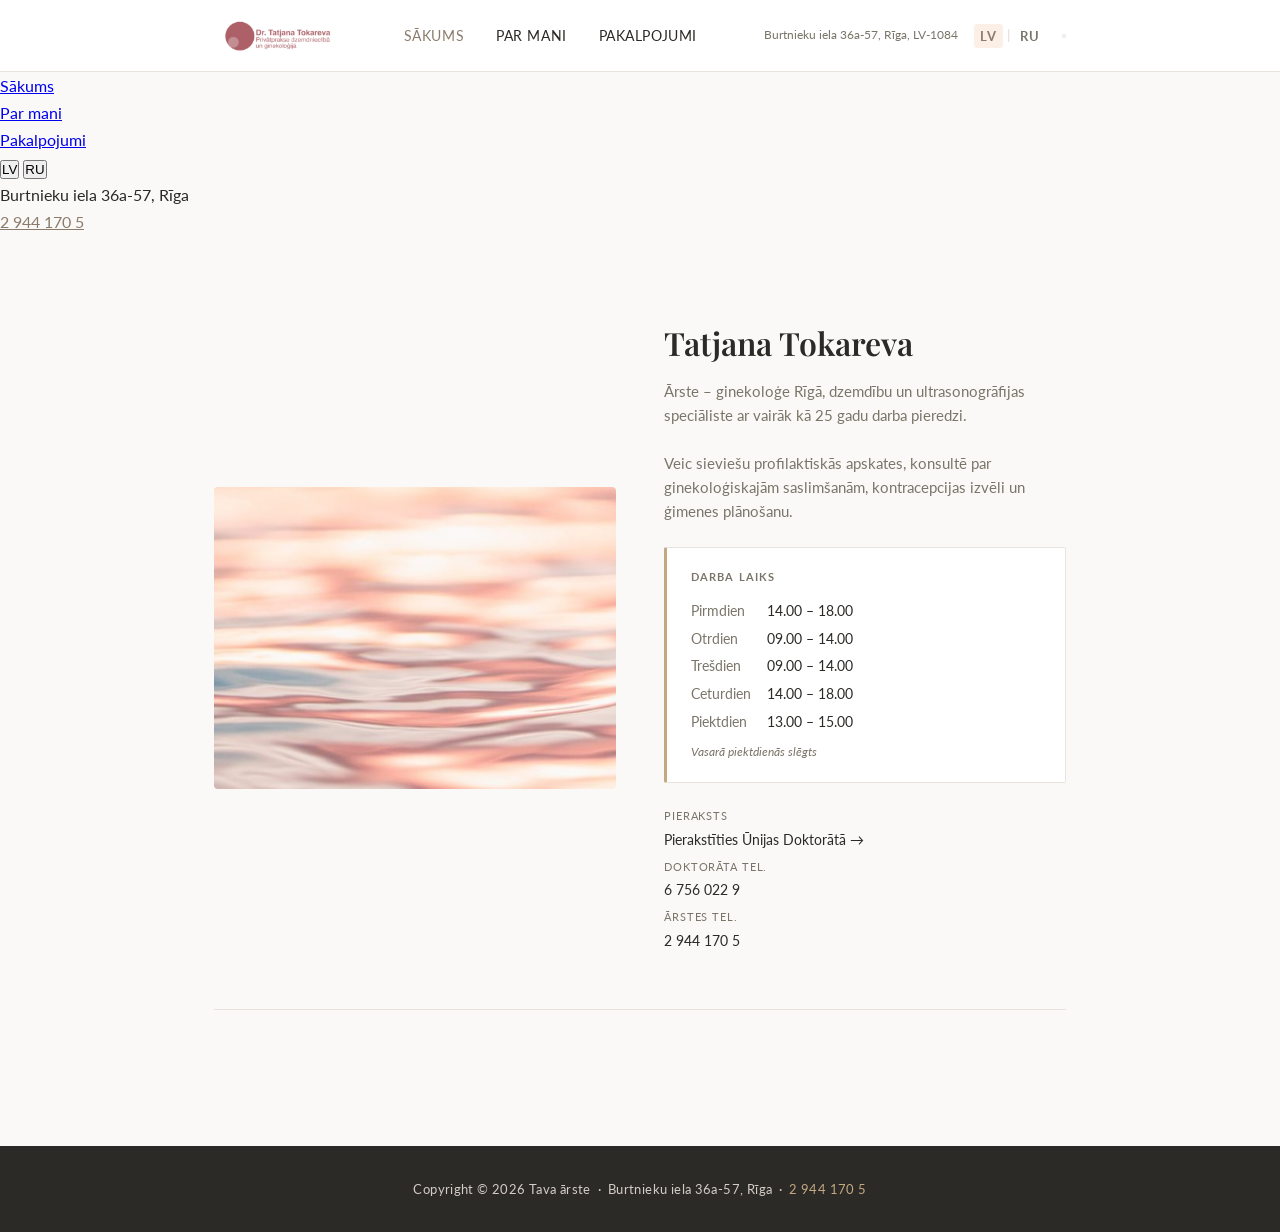
<file: index.html>
<!DOCTYPE html>
<html lang="lv">
<head>
  <meta charset="UTF-8">
  <meta name="viewport" content="width=device-width, initial-scale=1.0">

  <!-- ── SEO ── -->
  <title>Ginekologs Rīgā | Dr. Tatjana Tokareva – ginekoloģes privātprakse</title>
  <meta name="description" content="Pieredzējusi ginekoloģe Rīgā – Dr. Tatjana Tokareva. 25+ gadu pieredze: ginekoloģiskās apskates, ultrasonogrāfija, grūtniecības uzraudzība, kontracepcija. Burtnieku iela 36a-57. Pieraksts: 2 944 170 5. · Опытный гинеколог в Риге.">
  <meta name="keywords" content="ginekologs Rīgā, ginekoloģe Rīgā, sieviešu ārste Rīgā, privāts ginekologs Rīga, ginekoloģijas privātprakse, ginekoloģiskā ultrasonogrāfija, grūtniecības uzraudzība, kontracepcija Rīgā, гинеколог Рига, гинеколог в Риге, частный гинеколог Рига, женский врач Рига, узи гинекология Рига, ведение беременности Рига, Татьяна Токарева гинеколог">
  <meta name="author" content="Dr. Tatjana Tokareva">
  <meta name="robots" content="index, follow, max-image-preview:large, max-snippet:-1">
  <meta name="googlebot" content="index, follow">

  <!-- ── Geo targeting (Rīga, Latvija) ── -->
  <meta name="geo.region" content="LV-RIX">
  <meta name="geo.placename" content="Rīga">
  <meta name="geo.position" content="56.9496;24.1052">
  <meta name="ICBM" content="56.9496, 24.1052">
  <meta name="language" content="lv, ru">
  <meta name="content-language" content="lv, ru">
  <link rel="canonical" href="https://tava-arste.lv/">
  <link rel="icon" type="image/png" href="images/logo.png">

  <!-- ── Open Graph ── -->
  <meta property="og:type" content="website">
  <meta property="og:site_name" content="Tava ārste – Dr. Tatjana Tokareva">
  <meta property="og:url" content="https://tava-arste.lv/">
  <meta property="og:title" content="Ginekologs Rīgā | Dr. Tatjana Tokareva">
  <meta property="og:description" content="Ginekoloģes privātprakse Rīgā ar 25+ gadu pieredzi. Pieraksts: 2 944 170 5. · Гинеколог в Риге.">
  <meta property="og:image" content="https://tava-arste.lv/images/tatjana.png">
  <meta property="og:image:alt" content="Dr. Tatjana Tokareva – ginekoloģe Rīgā">
  <meta property="og:locale" content="lv_LV">
  <meta property="og:locale:alternate" content="ru_RU">

  <!-- ── Twitter ── -->
  <meta name="twitter:card" content="summary_large_image">
  <meta name="twitter:title" content="Ginekologs Rīgā | Dr. Tatjana Tokareva">
  <meta name="twitter:description" content="Ginekoloģes privātprakse Rīgā ar 25+ gadu pieredzi.">
  <meta name="twitter:image" content="https://tava-arste.lv/images/tatjana.png">

  <!-- ── Alternate language hreflang ── -->
  <link rel="alternate" hreflang="lv" href="https://tava-arste.lv/">
  <link rel="alternate" hreflang="lv-LV" href="https://tava-arste.lv/">
  <link rel="alternate" hreflang="ru" href="https://tava-arste.lv/?lang=ru">
  <link rel="alternate" hreflang="ru-LV" href="https://tava-arste.lv/?lang=ru">
  <link rel="alternate" hreflang="x-default" href="https://tava-arste.lv/">

  <!-- ── Structured Data ── -->
  <script type="application/ld+json">
  {
    "@context": "https://schema.org",
    "@type": ["Physician", "MedicalClinic", "LocalBusiness"],
    "@id": "https://tava-arste.lv/#practice",
    "name": "Dr. Tatjana Tokareva – ginekoloģes privātprakse",
    "alternateName": ["Татьяна Токарева гинеколог", "Tava ārste"],
    "description": "Ginekoloģes privātprakse Rīgā. Dr. Tatjana Tokareva – ārste ginekoloģe, dzemdību un ultrasonogrāfijas speciāliste ar vairāk kā 25 gadu pieredzi. Гинеколог в Риге.",
    "url": "https://tava-arste.lv",
    "telephone": "+37129441705",
    "image": "https://tava-arste.lv/images/tatjana.png",
    "logo": "https://tava-arste.lv/images/logo.png",
    "priceRange": "€€",
    "currenciesAccepted": "EUR",
    "medicalSpecialty": "Gynecologic",
    "address": {
      "@type": "PostalAddress",
      "streetAddress": "Burtnieku iela 36a-57",
      "addressLocality": "Rīga",
      "addressRegion": "Rīga",
      "postalCode": "LV-1084",
      "addressCountry": "LV"
    },
    "geo": {
      "@type": "GeoCoordinates",
      "latitude": 56.9496,
      "longitude": 24.1052
    },
    "areaServed": [
      { "@type": "City", "name": "Rīga" },
      { "@type": "Country", "name": "Latvija" }
    ],
    "availableLanguage": ["lv", "ru"],
    "openingHoursSpecification": [
      { "@type": "OpeningHoursSpecification", "dayOfWeek": "Monday", "opens": "14:00", "closes": "18:00" },
      { "@type": "OpeningHoursSpecification", "dayOfWeek": "Tuesday", "opens": "09:00", "closes": "14:00" },
      { "@type": "OpeningHoursSpecification", "dayOfWeek": "Wednesday", "opens": "09:00", "closes": "14:00" },
      { "@type": "OpeningHoursSpecification", "dayOfWeek": "Thursday", "opens": "14:00", "closes": "18:00" },
      { "@type": "OpeningHoursSpecification", "dayOfWeek": "Friday", "opens": "13:00", "closes": "15:00" }
    ],
    "founder": {
      "@type": "Physician",
      "name": "Dr. Tatjana Tokareva",
      "alternateName": "Татьяна Токарева",
      "medicalSpecialty": "Gynecologic",
      "knowsLanguage": ["lv", "ru"]
    },
    "availableService": [
      { "@type": "MedicalProcedure", "name": "Ginekoloģiskā ultrasonogrāfija" },
      { "@type": "MedicalProcedure", "name": "Grūtniecības uzraudzība" },
      { "@type": "MedicalProcedure", "name": "Kontracepcijas konsultācija" },
      { "@type": "MedicalProcedure", "name": "Spirāles ievietošana un kontrole" },
      { "@type": "MedicalProcedure", "name": "Hormonu konsultācijas" },
      { "@type": "MedicalProcedure", "name": "Endometriozes ārstēšana" }
    ]
  }
  </script>

  <link rel="stylesheet" href="style.css">
</head>
<body>

<!-- ══ HEADER / NAV ══ -->
<header class="site-header">
  <nav class="nav-inner">
    <a class="nav-logo" href="index.html">
      <img src="images/logo.png?v=1" alt="Tava ārste" width="180" height="51">
    </a>

    <ul class="nav-links">
      <li><a href="index.html" class="active">
        <span data-lang="lv" class="lang-active">Sākums</span>
        <span data-lang="ru">Главная</span>
      </a></li>
      <li><a href="par-mani.html">
        <span data-lang="lv" class="lang-active">Par mani</span>
        <span data-lang="ru">Обо мне</span>
      </a></li>
      <li><a href="pakalpojumi.html">
        <span data-lang="lv" class="lang-active">Pakalpojumi</span>
        <span data-lang="ru">Услуги</span>
      </a></li>
    </ul>

    <div style="display:flex;align-items:center;gap:16px;">
      <div class="nav-address">Burtnieku iela 36a-57, Rīga, LV-1084</div>
      <div class="lang-switch">
        <button id="btn-lv" class="active" onclick="setLang('lv')">LV</button>
        <span class="lang-sep">|</span>
        <button id="btn-ru" onclick="setLang('ru')">RU</button>
      </div>
      <button class="hamburger" id="hamburger" aria-label="Izvēlne" aria-expanded="false" onclick="toggleMenu()">
        <span></span><span></span><span></span>
      </button>
    </div>
  </nav>
</header>

<!-- ══ MOBILE DRAWER ══ -->
<nav class="mobile-nav" id="mobile-nav" aria-label="Mobilā navigācija">
  <a href="index.html" class="active">
    <span data-lang="lv" class="lang-active">Sākums</span>
    <span data-lang="ru">Главная</span>
  </a>
  <a href="par-mani.html">
    <span data-lang="lv" class="lang-active">Par mani</span>
    <span data-lang="ru">Обо мне</span>
  </a>
  <a href="pakalpojumi.html">
    <span data-lang="lv" class="lang-active">Pakalpojumi</span>
    <span data-lang="ru">Услуги</span>
  </a>
  <div class="mobile-lang">
    <button id="mob-btn-lv" class="active" onclick="setLang('lv')">LV</button>
    <button id="mob-btn-ru" onclick="setLang('ru')">RU</button>
  </div>
  <div class="mobile-address">
    Burtnieku iela 36a-57, Rīga<br>
    <a href="tel:+37129441705" style="color:var(--color-accent)">2 944 170 5</a>
  </div>
</nav>

<!-- ══ MAIN ══ -->
<main>

  <!-- LATVIAN -->
  <section data-lang="lv" class="lang-active">
    <div class="hero">
      <div class="hero-image">
        <img src="images/hero.png" alt="Tatjana Tokareva ārste ginekoloģe Rīgā" loading="eager">
      </div>
      <div class="hero-content">
        <h1>Tatjana Tokareva</h1>
        <p class="tagline">Ārste – ginekoloģe Rīgā, dzemdību un ultrasonogrāfijas speciāliste ar vairāk kā 25 gadu darba pieredzi.<br><br>
        Veic sieviešu profilaktiskās apskates, konsultē par ginekoloģiskajām saslimšanām, kontracepcijas izvēli un ģimenes plānošanu.</p>

        <div class="hours-block">
          <h3>Darba laiks</h3>
          <div class="hours-table">
            <span class="day">Pirmdien</span>   <span class="time">14.00 – 18.00</span>
            <span class="day">Otrdien</span>    <span class="time">09.00 – 14.00</span>
            <span class="day">Trešdien</span>   <span class="time">09.00 – 14.00</span>
            <span class="day">Ceturdien</span>  <span class="time">14.00 – 18.00</span>
            <span class="day">Piektdien</span>  <span class="time">13.00 – 15.00</span>
            <span class="note">Vasarā piektdienās slēgts</span>
          </div>
        </div>

        <div class="contact-row">
          <div>
            <span class="label">Pieraksts</span>
            <a href="http://unidok.lv" target="_blank" rel="noopener">Pierakstīties Ūnijas Doktorātā →</a>
          </div>
          <div>
            <span class="label">Doktorāta tel.</span>
            <a href="tel:+37167560229">6 756 022 9</a>
          </div>
          <div>
            <span class="label">Ārstes tel.</span>
            <a href="tel:+37129441705">2 944 170 5</a>
          </div>
        </div>
      </div>
    </div>
  </section>

  <!-- RUSSIAN -->
  <section data-lang="ru">
    <div class="hero">
      <div class="hero-image">
        <img src="images/hero.png" alt="Татьяна Токарева врач гинеколог Рига" loading="eager">
      </div>
      <div class="hero-content">
        <h1>Татьяна Токарева</h1>
        <p class="tagline">Врач-гинеколог в Риге, специалист по акушерству и ультразвуковой диагностике с более чем 25-летним опытом работы.<br><br>
        Проводит профилактические осмотры женщин, консультирует по гинекологическим заболеваниям, выбору контрацепции и планированию семьи.</p>

        <div class="hours-block">
          <h3>Часы приёма</h3>
          <div class="hours-table">
            <span class="day">Понедельник</span>  <span class="time">14.00 – 18.00</span>
            <span class="day">Вторник</span>       <span class="time">09.00 – 14.00</span>
            <span class="day">Среда</span>         <span class="time">09.00 – 14.00</span>
            <span class="day">Четверг</span>       <span class="time">14.00 – 18.00</span>
            <span class="day">Пятница</span>       <span class="time">13.00 – 15.00</span>
            <span class="note">Летом в пятницу закрыто</span>
          </div>
        </div>

        <div class="contact-row">
          <div>
            <span class="label">Запись</span>
            <a href="http://unidok.lv" target="_blank" rel="noopener">Записаться в Ūnijas Doktorāts →</a>
          </div>
          <div>
            <span class="label">Тел. клиники</span>
            <a href="tel:+37167560229">6 756 022 9</a>
          </div>
          <div>
            <span class="label">Тел. врача</span>
            <a href="tel:+37129441705">2 944 170 5</a>
          </div>
        </div>
      </div>
    </div>
  </section>

</main>

<!-- ══ FOOTER ══ -->
<footer class="site-footer">
  <p>
    <span data-lang-inline="lv" class="lang-active">Copyright © 2026 Tava ārste &nbsp;·&nbsp; Burtnieku iela 36a-57, Rīga &nbsp;·&nbsp; <a href="tel:+37129441705">2 944 170 5</a></span>
    <span data-lang-inline="ru">Copyright © 2026 Tava ārste &nbsp;·&nbsp; ул. Буртниеку 36a-57, Рига &nbsp;·&nbsp; <a href="tel:+37129441705">2 944 170 5</a></span>
  </p>
</footer>

<script>
  const LANG_KEY = 'ta_lang';

  function setLang(lang) {
    localStorage.setItem(LANG_KEY, lang);
    applyLang(lang);
  }

  function applyLang(lang) {
    document.querySelectorAll('[data-lang]').forEach(el => {
      el.classList.toggle('lang-active', el.dataset.lang === lang);
    });
    document.querySelectorAll('[data-lang-inline]').forEach(el => {
      el.classList.toggle('lang-active', el.dataset.langInline === lang);
    });
    document.documentElement.lang = lang === 'ru' ? 'ru' : 'lv';
    ['btn-lv','mob-btn-lv'].forEach(id => {
      const el = document.getElementById(id);
      if (el) el.classList.toggle('active', lang === 'lv');
    });
    ['btn-ru','mob-btn-ru'].forEach(id => {
      const el = document.getElementById(id);
      if (el) el.classList.toggle('active', lang === 'ru');
    });
  }

  function toggleMenu() {
    const burger = document.getElementById('hamburger');
    const nav = document.getElementById('mobile-nav');
    const open = nav.classList.toggle('open');
    burger.classList.toggle('open', open);
    burger.setAttribute('aria-expanded', open);
    document.body.style.overflow = open ? 'hidden' : '';
  }

  // Close drawer on link click
  document.querySelectorAll('.mobile-nav a').forEach(a => {
    a.addEventListener('click', () => {
      document.getElementById('mobile-nav').classList.remove('open');
      document.getElementById('hamburger').classList.remove('open');
      document.body.style.overflow = '';
    });
  });

  // Handle ?lang= URL param
  const urlLang = new URLSearchParams(location.search).get('lang');
  const saved = urlLang || localStorage.getItem(LANG_KEY) || 'lv';
  applyLang(saved);
</script>

</body>
</html>
</file>
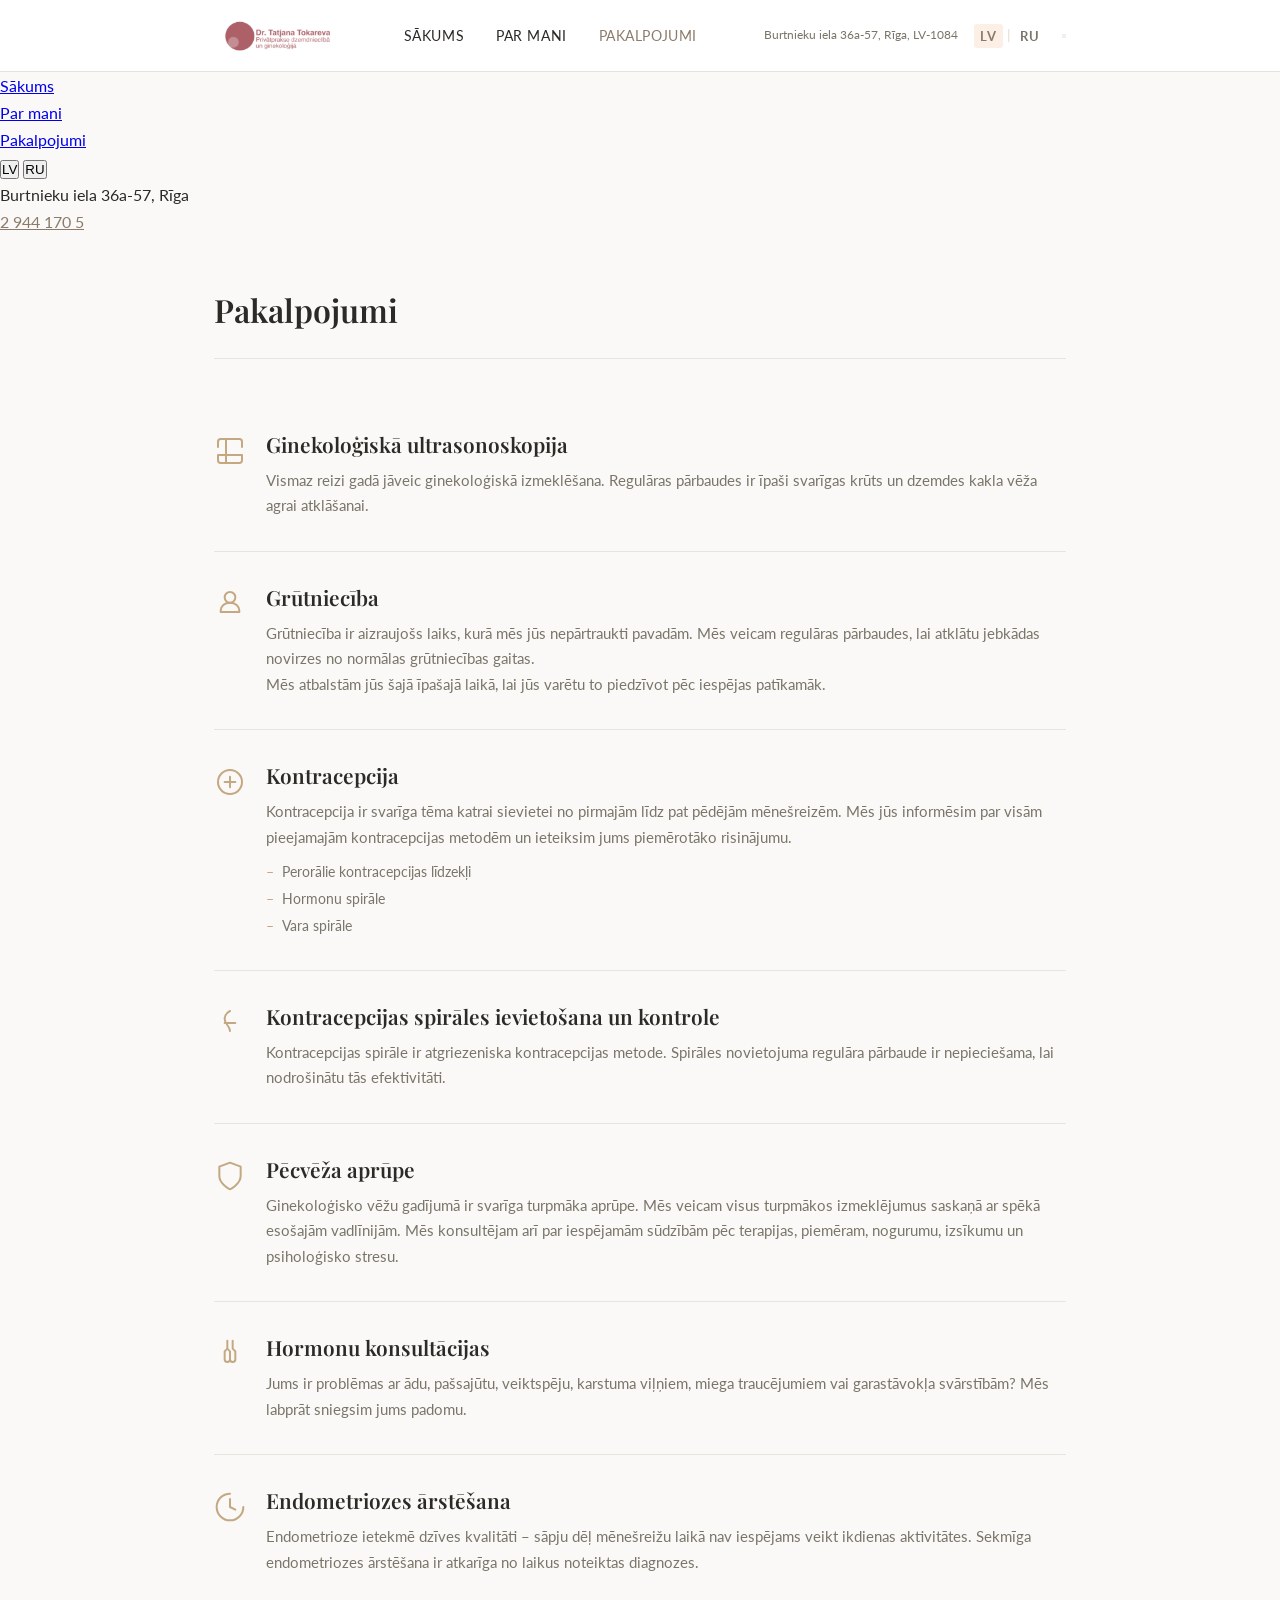
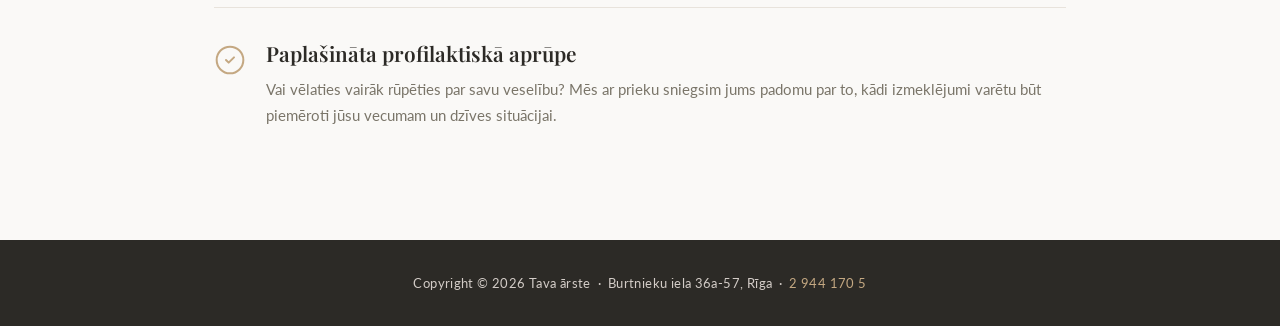
<file: pakalpojumi.html>
<!DOCTYPE html>
<html lang="lv">
<head>
  <meta charset="UTF-8">
  <meta name="viewport" content="width=device-width, initial-scale=1.0">

  <!-- ── SEO ── -->
  <title>Pakalpojumi – ginekoloģija Rīgā | Dr. Tatjana Tokareva</title>
  <meta name="description" content="Ginekoloģijas pakalpojumi Rīgā: ultrasonogrāfija, grūtniecības uzraudzība, kontracepcija, spirāles ievietošana, hormonu konsultācijas, endometriozes ārstēšana. · Услуги гинеколога в Риге: узи, ведение беременности, контрацепция.">
  <meta name="keywords" content="ginekoloģija Rīgā, ginekoloģiskā ultrasonogrāfija, grūtniecības uzraudzība Rīgā, kontracepcija Rīgā, spirāles ievietošana, hormonu konsultācija, endometriozes ārstēšana Rīgā, гинекология Рига, узи гинеколог Рига, ведение беременности Рига, контрацепция Рига, эндометриоз Рига, гормональная консультация">
  <meta name="author" content="Dr. Tatjana Tokareva">
  <meta name="robots" content="index, follow, max-image-preview:large, max-snippet:-1">
  <meta name="geo.region" content="LV-RIX">
  <meta name="geo.placename" content="Rīga">
  <meta name="geo.position" content="56.9496;24.1052">
  <meta name="ICBM" content="56.9496, 24.1052">
  <meta name="content-language" content="lv, ru">
  <link rel="canonical" href="https://tava-arste.lv/pakalpojumi.html">
  <link rel="icon" type="image/png" href="images/logo.png">

  <!-- ── Open Graph ── -->
  <meta property="og:type" content="website">
  <meta property="og:site_name" content="Tava ārste – Dr. Tatjana Tokareva">
  <meta property="og:url" content="https://tava-arste.lv/pakalpojumi.html">
  <meta property="og:title" content="Pakalpojumi – ginekoloģija Rīgā | Dr. Tatjana Tokareva">
  <meta property="og:description" content="Pilns ginekoloģijas pakalpojumu klāsts Rīgā. 25+ gadu pieredze. · Услуги гинеколога в Риге.">
  <meta property="og:image" content="https://tava-arste.lv/images/tatjana.png">
  <meta property="og:locale" content="lv_LV">
  <meta property="og:locale:alternate" content="ru_RU">

  <!-- ── Twitter ── -->
  <meta name="twitter:card" content="summary_large_image">
  <meta name="twitter:title" content="Pakalpojumi – ginekoloģija Rīgā">
  <meta name="twitter:image" content="https://tava-arste.lv/images/tatjana.png">

  <!-- ── hreflang ── -->
  <link rel="alternate" hreflang="lv" href="https://tava-arste.lv/pakalpojumi.html">
  <link rel="alternate" hreflang="lv-LV" href="https://tava-arste.lv/pakalpojumi.html">
  <link rel="alternate" hreflang="ru" href="https://tava-arste.lv/pakalpojumi.html?lang=ru">
  <link rel="alternate" hreflang="ru-LV" href="https://tava-arste.lv/pakalpojumi.html?lang=ru">
  <link rel="alternate" hreflang="x-default" href="https://tava-arste.lv/pakalpojumi.html">

  <!-- ── Structured Data: Services ── -->
  <script type="application/ld+json">
  {
    "@context": "https://schema.org",
    "@type": "MedicalClinic",
    "@id": "https://tava-arste.lv/#practice",
    "name": "Dr. Tatjana Tokareva – ginekoloģes privātprakse",
    "url": "https://tava-arste.lv",
    "telephone": "+37129441705",
    "medicalSpecialty": "Gynecologic",
    "availableLanguage": ["lv", "ru"],
    "areaServed": [
      { "@type": "City", "name": "Rīga" },
      { "@type": "Country", "name": "Latvija" }
    ],
    "address": {
      "@type": "PostalAddress",
      "streetAddress": "Burtnieku iela 36a-57",
      "addressLocality": "Rīga",
      "postalCode": "LV-1084",
      "addressCountry": "LV"
    },
    "geo": {
      "@type": "GeoCoordinates",
      "latitude": 56.9496,
      "longitude": 24.1052
    },
    "hasOfferCatalog": {
      "@type": "OfferCatalog",
      "name": "Ginekoloģijas pakalpojumi Rīgā",
      "itemListElement": [
        {"@type": "Offer", "itemOffered": {"@type": "MedicalProcedure", "name": "Ginekoloģiskā ultrasonogrāfija"}},
        {"@type": "Offer", "itemOffered": {"@type": "MedicalProcedure", "name": "Grūtniecības uzraudzība"}},
        {"@type": "Offer", "itemOffered": {"@type": "MedicalProcedure", "name": "Kontracepcijas konsultācija"}},
        {"@type": "Offer", "itemOffered": {"@type": "MedicalProcedure", "name": "Spirāles ievietošana un kontrole"}},
        {"@type": "Offer", "itemOffered": {"@type": "MedicalProcedure", "name": "Pēcvēža aprūpe"}},
        {"@type": "Offer", "itemOffered": {"@type": "MedicalProcedure", "name": "Hormonu konsultācijas"}},
        {"@type": "Offer", "itemOffered": {"@type": "MedicalProcedure", "name": "Endometriozes ārstēšana"}},
        {"@type": "Offer", "itemOffered": {"@type": "MedicalProcedure", "name": "Paplašināta profilaktiskā aprūpe"}}
      ]
    }
  }
  </script>

  <!-- ── FAQ Schema (Rich Snippets) ── -->
  <script type="application/ld+json">
  {
    "@context": "https://schema.org",
    "@type": "FAQPage",
    "mainEntity": [
      {
        "@type": "Question",
        "name": "Kur atrodas ginekoloģes prakse Rīgā?",
        "acceptedAnswer": {
          "@type": "Answer",
          "text": "Dr. Tatjanas Tokarevas ginekoloģes privātprakse atrodas Ūnijas Doktorātā, Burtnieku ielā 36a-57, Rīgā, LV-1084."
        }
      },
      {
        "@type": "Question",
        "name": "Kā pierakstīties pie ginekologa Rīgā?",
        "acceptedAnswer": {
          "@type": "Answer",
          "text": "Pieraksts pa tālruni 2 944 170 5 (ārste) vai 6 756 022 9 (doktorāts), kā arī tiešsaistē Ūnijas Doktorāta sistēmā unidok.lv."
        }
      },
      {
        "@type": "Question",
        "name": "Cik bieži jāveic ginekoloģiskā apskate?",
        "acceptedAnswer": {
          "@type": "Answer",
          "text": "Ginekoloģiskā izmeklēšana jāveic vismaz reizi gadā. Regulāras pārbaudes ir īpaši svarīgas krūts un dzemdes kakla vēža agrai atklāšanai."
        }
      },
      {
        "@type": "Question",
        "name": "В каких языках ведётся приём?",
        "acceptedAnswer": {
          "@type": "Answer",
          "text": "Приём ведётся на латышском и русском языках. Гинеколог в Риге, Ūnijas Doktorāts, ул. Буртниеку 36a-57."
        }
      }
    ]
  }
  </script>

  <link rel="stylesheet" href="style.css">
</head>
<body>

<!-- ══ HEADER / NAV ══ -->
<header class="site-header">
  <nav class="nav-inner">
    <a class="nav-logo" href="index.html">
      <img src="images/logo.png" alt="Tava ārste" width="180" height="51">
    </a>

    <ul class="nav-links">
      <li><a href="index.html">
        <span data-lang="lv" class="lang-active">Sākums</span>
        <span data-lang="ru">Главная</span>
      </a></li>
      <li><a href="par-mani.html">
        <span data-lang="lv" class="lang-active">Par mani</span>
        <span data-lang="ru">Обо мне</span>
      </a></li>
      <li><a href="pakalpojumi.html" class="active">
        <span data-lang="lv" class="lang-active">Pakalpojumi</span>
        <span data-lang="ru">Услуги</span>
      </a></li>
    </ul>

    <div style="display:flex;align-items:center;gap:16px;">
      <div class="nav-address">Burtnieku iela 36a-57, Rīga, LV-1084</div>
      <div class="lang-switch">
        <button id="btn-lv" class="active" onclick="setLang('lv')">LV</button>
        <span class="lang-sep">|</span>
        <button id="btn-ru" onclick="setLang('ru')">RU</button>
      </div>
      <button class="hamburger" id="hamburger" aria-label="Izvēlne" aria-expanded="false" onclick="toggleMenu()">
        <span></span><span></span><span></span>
      </button>
    </div>
  </nav>
</header>

<!-- ══ MOBILE DRAWER ══ -->
<nav class="mobile-nav" id="mobile-nav" aria-label="Mobilā navigācija">
  <a href="index.html">
    <span data-lang="lv" class="lang-active">Sākums</span>
    <span data-lang="ru">Главная</span>
  </a>
  <a href="par-mani.html">
    <span data-lang="lv" class="lang-active">Par mani</span>
    <span data-lang="ru">Обо мне</span>
  </a>
  <a href="pakalpojumi.html" class="active">
    <span data-lang="lv" class="lang-active">Pakalpojumi</span>
    <span data-lang="ru">Услуги</span>
  </a>
  <div class="mobile-lang">
    <button id="mob-btn-lv" class="active" onclick="setLang('lv')">LV</button>
    <button id="mob-btn-ru" onclick="setLang('ru')">RU</button>
  </div>
  <div class="mobile-address">
    Burtnieku iela 36a-57, Rīga<br>
    <a href="tel:+37129441705" style="color:var(--color-accent)">2 944 170 5</a>
  </div>
</nav>

<!-- ══ MAIN ══ -->
<main>

  <!-- SVG icon templates -->
  <svg style="display:none" xmlns="http://www.w3.org/2000/svg">
    <symbol id="icon-ultrasound" viewBox="0 0 24 24">
      <path d="M9 3H5a2 2 0 0 0-2 2v4m6-6h10a2 2 0 0 1 2 2v4M9 3v18m0 0h10a2 2 0 0 0 2-2v-4M9 21H5a2 2 0 0 1-2-2v-4m0 0h18"/>
    </symbol>
    <symbol id="icon-pregnancy" viewBox="0 0 24 24">
      <circle cx="12" cy="7" r="4"/><path d="M12 11c-4 0-7 2.5-7 6v1h14v-1c0-3.5-3-6-7-6z"/>
    </symbol>
    <symbol id="icon-contraception" viewBox="0 0 24 24">
      <circle cx="12" cy="12" r="9"/><path d="M8 12h8M12 8v8"/>
    </symbol>
    <symbol id="icon-spiral" viewBox="0 0 24 24">
      <path d="M12 3c0 0-4 2-4 6s4 5 4 9"/><path d="M8 12h8"/>
    </symbol>
    <symbol id="icon-cancer" viewBox="0 0 24 24">
      <path d="M12 22s8-4 8-10V5l-8-3-8 3v7c0 6 8 10 8 10z"/>
    </symbol>
    <symbol id="icon-hormone" viewBox="0 0 24 24">
      <path d="M10 2v6l-2 2v6a2 2 0 0 0 4 0v-6l-2-2V2z"/><path d="M14 2v6l2 2v6a2 2 0 0 1-4 0"/>
    </symbol>
    <symbol id="icon-endo" viewBox="0 0 24 24">
      <path d="M12 2a10 10 0 1 0 10 10"/><path d="M12 6v6l4 2"/>
    </symbol>
    <symbol id="icon-preventive" viewBox="0 0 24 24">
      <path d="M9 12l2 2 4-4"/><path d="M12 2a10 10 0 1 0 0 20A10 10 0 0 0 12 2z"/>
    </symbol>
  </svg>

  <!-- ── LATVIAN ── -->
  <section data-lang="lv" class="lang-active">
    <h1 class="page-title">Pakalpojumi</h1>
    <div class="services-list">

      <div class="service-item">
        <div class="service-icon"><svg><use href="#icon-ultrasound"/></svg></div>
        <div class="service-body">
          <h2>Ginekoloģiskā ultrasonoskopija</h2>
          <p>Vismaz reizi gadā jāveic ginekoloģiskā izmeklēšana. Regulāras pārbaudes ir īpaši svarīgas krūts un dzemdes kakla vēža agrai atklāšanai.</p>
        </div>
      </div>

      <div class="service-item">
        <div class="service-icon"><svg><use href="#icon-pregnancy"/></svg></div>
        <div class="service-body">
          <h2>Grūtniecība</h2>
          <p>Grūtniecība ir aizraujošs laiks, kurā mēs jūs nepārtraukti pavadām. Mēs veicam regulāras pārbaudes, lai atklātu jebkādas novirzes no normālas grūtniecības gaitas.</p>
          <p>Mēs atbalstām jūs šajā īpašajā laikā, lai jūs varētu to piedzīvot pēc iespējas patīkamāk.</p>
        </div>
      </div>

      <div class="service-item">
        <div class="service-icon"><svg><use href="#icon-contraception"/></svg></div>
        <div class="service-body">
          <h2>Kontracepcija</h2>
          <p>Kontracepcija ir svarīga tēma katrai sievietei no pirmajām līdz pat pēdējām mēnešreizēm. Mēs jūs informēsim par visām pieejamajām kontracepcijas metodēm un ieteiksim jums piemērotāko risinājumu.</p>
          <ul>
            <li>Perorālie kontracepcijas līdzekļi</li>
            <li>Hormonu spirāle</li>
            <li>Vara spirāle</li>
          </ul>
        </div>
      </div>

      <div class="service-item">
        <div class="service-icon"><svg><use href="#icon-spiral"/></svg></div>
        <div class="service-body">
          <h2>Kontracepcijas spirāles ievietošana un kontrole</h2>
          <p>Kontracepcijas spirāle ir atgriezeniska kontracepcijas metode. Spirāles novietojuma regulāra pārbaude ir nepieciešama, lai nodrošinātu tās efektivitāti.</p>
        </div>
      </div>

      <div class="service-item">
        <div class="service-icon"><svg><use href="#icon-cancer"/></svg></div>
        <div class="service-body">
          <h2>Pēcvēža aprūpe</h2>
          <p>Ginekoloģisko vēžu gadījumā ir svarīga turpmāka aprūpe. Mēs veicam visus turpmākos izmeklējumus saskaņā ar spēkā esošajām vadlīnijām. Mēs konsultējam arī par iespējamām sūdzībām pēc terapijas, piemēram, nogurumu, izsīkumu un psiholoģisko stresu.</p>
        </div>
      </div>

      <div class="service-item">
        <div class="service-icon"><svg><use href="#icon-hormone"/></svg></div>
        <div class="service-body">
          <h2>Hormonu konsultācijas</h2>
          <p>Jums ir problēmas ar ādu, pašsajūtu, veiktspēju, karstuma viļņiem, miega traucējumiem vai garastāvokļa svārstībām? Mēs labprāt sniegsim jums padomu.</p>
        </div>
      </div>

      <div class="service-item">
        <div class="service-icon"><svg><use href="#icon-endo"/></svg></div>
        <div class="service-body">
          <h2>Endometriozes ārstēšana</h2>
          <p>Endometrioze ietekmē dzīves kvalitāti – sāpju dēļ mēnešreižu laikā nav iespējams veikt ikdienas aktivitātes. Sekmīga endometriozes ārstēšana ir atkarīga no laikus noteiktas diagnozes.</p>
        </div>
      </div>

      <div class="service-item">
        <div class="service-icon"><svg><use href="#icon-preventive"/></svg></div>
        <div class="service-body">
          <h2>Paplašināta profilaktiskā aprūpe</h2>
          <p>Vai vēlaties vairāk rūpēties par savu veselību? Mēs ar prieku sniegsim jums padomu par to, kādi izmeklējumi varētu būt piemēroti jūsu vecumam un dzīves situācijai.</p>
        </div>
      </div>

    </div>
  </section>

  <!-- ── RUSSIAN ── -->
  <section data-lang="ru">
    <h1 class="page-title">Услуги</h1>
    <div class="services-list">

      <div class="service-item">
        <div class="service-icon"><svg><use href="#icon-ultrasound"/></svg></div>
        <div class="service-body">
          <h2>Гинекологическое ультразвуковое исследование</h2>
          <p>Гинекологическое обследование необходимо проходить не реже одного раза в год. Регулярные осмотры особенно важны для раннего выявления рака молочной железы и шейки матки.</p>
        </div>
      </div>

      <div class="service-item">
        <div class="service-icon"><svg><use href="#icon-pregnancy"/></svg></div>
        <div class="service-body">
          <h2>Беременность</h2>
          <p>Беременность — это захватывающее время, в течение которого мы непрерывно сопровождаем вас. Мы проводим регулярные осмотры для выявления любых отклонений от нормального течения беременности.</p>
          <p>Мы поддерживаем вас в этот особенный период, чтобы вы могли переживать его как можно приятнее.</p>
        </div>
      </div>

      <div class="service-item">
        <div class="service-icon"><svg><use href="#icon-contraception"/></svg></div>
        <div class="service-body">
          <h2>Контрацепция</h2>
          <p>Контрацепция — важная тема для каждой женщины от первых до последних менструаций. Мы информируем вас обо всех доступных методах контрацепции и рекомендуем наиболее подходящее решение.</p>
          <ul>
            <li>Оральные контрацептивы</li>
            <li>Гормональная спираль</li>
            <li>Медная спираль</li>
          </ul>
        </div>
      </div>

      <div class="service-item">
        <div class="service-icon"><svg><use href="#icon-spiral"/></svg></div>
        <div class="service-body">
          <h2>Установка и контроль контрацептивной спирали</h2>
          <p>Контрацептивная спираль — обратимый метод контрацепции. Регулярная проверка положения спирали необходима для обеспечения её эффективности.</p>
        </div>
      </div>

      <div class="service-item">
        <div class="service-icon"><svg><use href="#icon-cancer"/></svg></div>
        <div class="service-body">
          <h2>Послеонкологический уход</h2>
          <p>При гинекологических онкологических заболеваниях важно дальнейшее наблюдение. Мы проводим все последующие обследования в соответствии с действующими рекомендациями. Мы также консультируем по возможным жалобам после терапии — усталости, истощению и психологическому стрессу.</p>
        </div>
      </div>

      <div class="service-item">
        <div class="service-icon"><svg><use href="#icon-hormone"/></svg></div>
        <div class="service-body">
          <h2>Гормональные консультации</h2>
          <p>У вас проблемы с кожей, самочувствием, работоспособностью, приливами, нарушениями сна или перепадами настроения? Мы с удовольствием проконсультируем вас.</p>
        </div>
      </div>

      <div class="service-item">
        <div class="service-icon"><svg><use href="#icon-endo"/></svg></div>
        <div class="service-body">
          <h2>Лечение эндометриоза</h2>
          <p>Эндометриоз влияет на качество жизни — из-за боли во время менструации невозможно вести обычную повседневную деятельность. Успешное лечение эндометриоза зависит от своевременно поставленного диагноза.</p>
        </div>
      </div>

      <div class="service-item">
        <div class="service-icon"><svg><use href="#icon-preventive"/></svg></div>
        <div class="service-body">
          <h2>Расширенная профилактическая помощь</h2>
          <p>Хотите больше заботиться о своём здоровье? Мы с удовольствием посоветуем вам, какие обследования могут быть подходящими для вашего возраста и жизненной ситуации.</p>
        </div>
      </div>

    </div>
  </section>

</main>

<!-- ══ FOOTER ══ -->
<footer class="site-footer">
  <p>
    <span data-lang-inline="lv" class="lang-active">Copyright © 2026 Tava ārste &nbsp;·&nbsp; Burtnieku iela 36a-57, Rīga &nbsp;·&nbsp; <a href="tel:+37129441705">2 944 170 5</a></span>
    <span data-lang-inline="ru">Copyright © 2026 Tava ārste &nbsp;·&nbsp; ул. Буртниеку 36a-57, Рига &nbsp;·&nbsp; <a href="tel:+37129441705">2 944 170 5</a></span>
  </p>
</footer>

<script>
  const LANG_KEY = 'ta_lang';

  function setLang(lang) {
    localStorage.setItem(LANG_KEY, lang);
    applyLang(lang);
  }

  function applyLang(lang) {
    document.querySelectorAll('[data-lang]').forEach(el => {
      el.classList.toggle('lang-active', el.dataset.lang === lang);
    });
    document.querySelectorAll('[data-lang-inline]').forEach(el => {
      el.classList.toggle('lang-active', el.dataset.langInline === lang);
    });
    document.documentElement.lang = lang === 'ru' ? 'ru' : 'lv';
    ['btn-lv','mob-btn-lv'].forEach(id => {
      const el = document.getElementById(id);
      if (el) el.classList.toggle('active', lang === 'lv');
    });
    ['btn-ru','mob-btn-ru'].forEach(id => {
      const el = document.getElementById(id);
      if (el) el.classList.toggle('active', lang === 'ru');
    });
  }

  function toggleMenu() {
    const burger = document.getElementById('hamburger');
    const nav = document.getElementById('mobile-nav');
    const open = nav.classList.toggle('open');
    burger.classList.toggle('open', open);
    burger.setAttribute('aria-expanded', open);
    document.body.style.overflow = open ? 'hidden' : '';
  }

  document.querySelectorAll('.mobile-nav a').forEach(a => {
    a.addEventListener('click', () => {
      document.getElementById('mobile-nav').classList.remove('open');
      document.getElementById('hamburger').classList.remove('open');
      document.body.style.overflow = '';
    });
  });

  const urlLang = new URLSearchParams(location.search).get('lang');
  const saved = urlLang || localStorage.getItem(LANG_KEY) || 'lv';
  applyLang(saved);
</script>

</body>
</html>
</file>
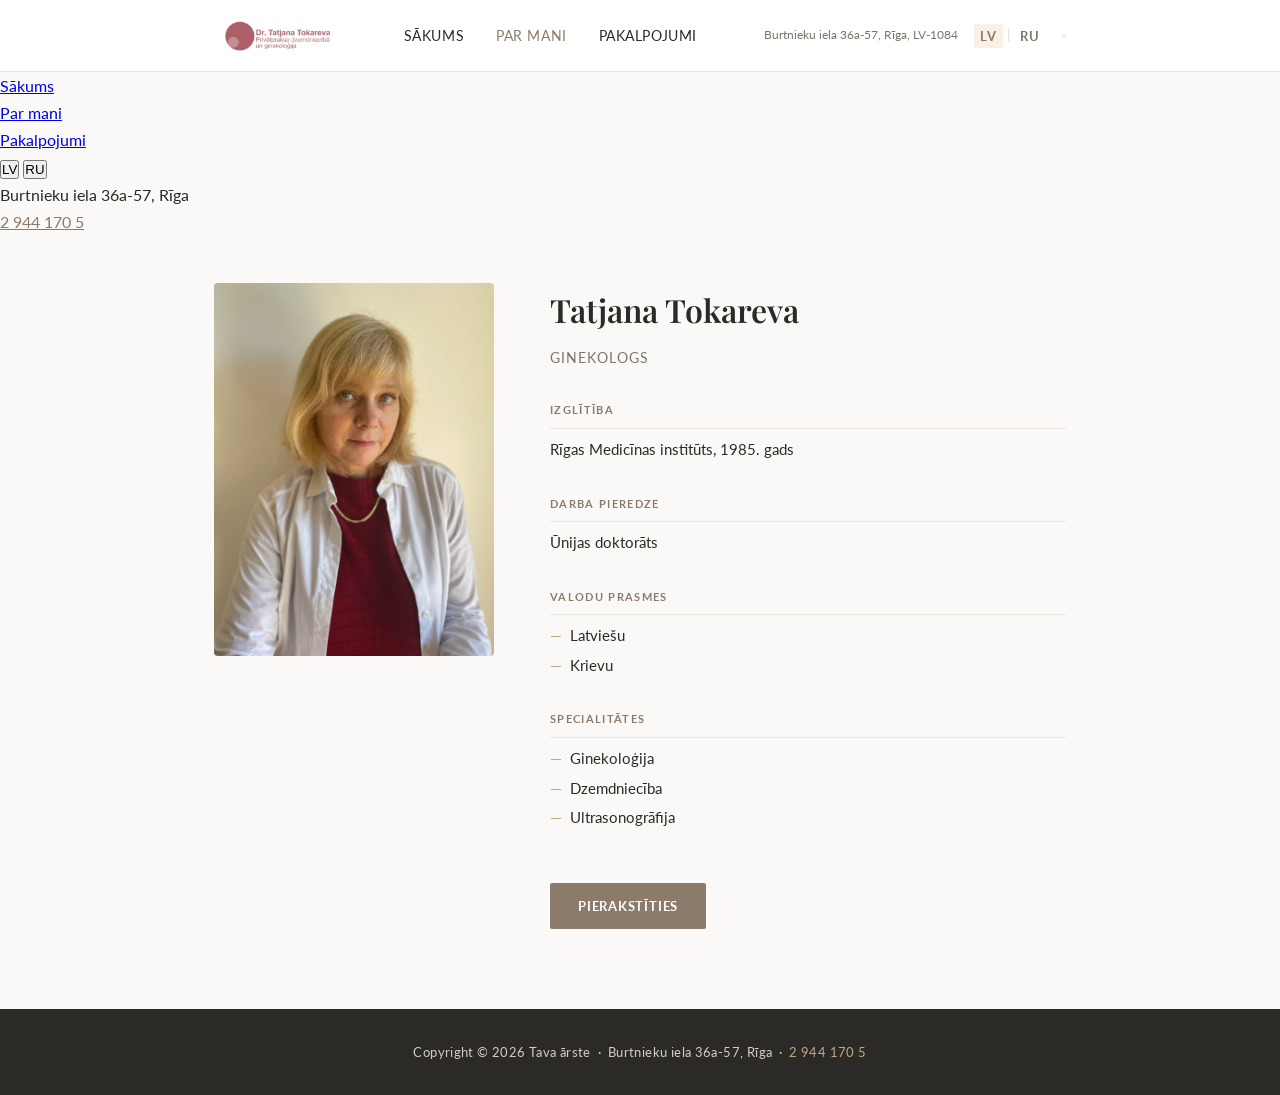
<file: par-mani.html>
<!DOCTYPE html>
<html lang="lv">
<head>
  <meta charset="UTF-8">
  <meta name="viewport" content="width=device-width, initial-scale=1.0">

  <!-- ── SEO ── -->
  <title>Par mani – Dr. Tatjana Tokareva | ginekoloģe Rīgā</title>
  <meta name="description" content="Dr. Tatjana Tokareva – ārste ginekoloģe Rīgā ar 25+ gadu pieredzi. Izglītība: Rīgas Medicīnas institūts. Pieņem latviešu un krievu valodā. Prakse Burtnieku ielā 36a-57. · Гинеколог в Риге, приём на латышском и русском.">
  <meta name="keywords" content="Tatjana Tokareva ginekologs, ginekoloģe Rīgā, sieviešu ārste Rīgā, ārste ginekoloģe, Татьяна Токарева гинеколог, гинеколог Рига, женский врач Рига, врач гинеколог на русском Рига">
  <meta name="author" content="Dr. Tatjana Tokareva">
  <meta name="robots" content="index, follow, max-image-preview:large">
  <meta name="geo.region" content="LV-RIX">
  <meta name="geo.placename" content="Rīga">
  <meta name="geo.position" content="56.9496;24.1052">
  <meta name="ICBM" content="56.9496, 24.1052">
  <meta name="content-language" content="lv, ru">
  <link rel="canonical" href="https://tava-arste.lv/par-mani.html">
  <link rel="icon" type="image/png" href="images/logo.png">

  <!-- ── Open Graph ── -->
  <meta property="og:type" content="profile">
  <meta property="og:site_name" content="Tava ārste – Dr. Tatjana Tokareva">
  <meta property="og:url" content="https://tava-arste.lv/par-mani.html">
  <meta property="og:title" content="Par mani – Dr. Tatjana Tokareva | ginekoloģe Rīgā">
  <meta property="og:description" content="Ārste ginekoloģe Rīgā ar vairāk kā 25 gadu pieredzi. · Гинеколог в Риге.">
  <meta property="og:image" content="https://tava-arste.lv/images/tatjana.png">
  <meta property="og:locale" content="lv_LV">
  <meta property="og:locale:alternate" content="ru_RU">

  <!-- ── Twitter ── -->
  <meta name="twitter:card" content="summary_large_image">
  <meta name="twitter:title" content="Par mani – Dr. Tatjana Tokareva | ginekoloģe Rīgā">
  <meta name="twitter:image" content="https://tava-arste.lv/images/tatjana.png">

  <!-- ── hreflang ── -->
  <link rel="alternate" hreflang="lv" href="https://tava-arste.lv/par-mani.html">
  <link rel="alternate" hreflang="lv-LV" href="https://tava-arste.lv/par-mani.html">
  <link rel="alternate" hreflang="ru" href="https://tava-arste.lv/par-mani.html?lang=ru">
  <link rel="alternate" hreflang="ru-LV" href="https://tava-arste.lv/par-mani.html?lang=ru">
  <link rel="alternate" hreflang="x-default" href="https://tava-arste.lv/par-mani.html">

  <!-- ── Structured Data: Physician ── -->
  <script type="application/ld+json">
  {
    "@context": "https://schema.org",
    "@type": "Physician",
    "@id": "https://tava-arste.lv/#physician",
    "name": "Dr. Tatjana Tokareva",
    "alternateName": "Татьяна Токарева",
    "jobTitle": "Ārste ginekoloģe",
    "medicalSpecialty": "Gynecologic",
    "knowsLanguage": ["lv", "ru"],
    "image": "https://tava-arste.lv/images/tatjana.png",
    "url": "https://tava-arste.lv/par-mani.html",
    "telephone": "+37129441705",
    "alumniOf": {
      "@type": "CollegeOrUniversity",
      "name": "Rīgas Medicīnas institūts"
    },
    "worksFor": {
      "@type": "MedicalClinic",
      "name": "Ūnijas Doktorāts",
      "address": {
        "@type": "PostalAddress",
        "streetAddress": "Burtnieku iela 36a-57",
        "addressLocality": "Rīga",
        "postalCode": "LV-1084",
        "addressCountry": "LV"
      }
    }
  }
  </script>

  <link rel="stylesheet" href="style.css">
</head>
<body>

<!-- ══ HEADER / NAV ══ -->
<header class="site-header">
  <nav class="nav-inner">
    <a class="nav-logo" href="index.html">
      <img src="images/logo.png" alt="Tava ārste" width="180" height="51">
    </a>

    <ul class="nav-links">
      <li><a href="index.html">
        <span data-lang="lv" class="lang-active">Sākums</span>
        <span data-lang="ru">Главная</span>
      </a></li>
      <li><a href="par-mani.html" class="active">
        <span data-lang="lv" class="lang-active">Par mani</span>
        <span data-lang="ru">Обо мне</span>
      </a></li>
      <li><a href="pakalpojumi.html">
        <span data-lang="lv" class="lang-active">Pakalpojumi</span>
        <span data-lang="ru">Услуги</span>
      </a></li>
    </ul>

    <div style="display:flex;align-items:center;gap:16px;">
      <div class="nav-address">Burtnieku iela 36a-57, Rīga, LV-1084</div>
      <div class="lang-switch">
        <button id="btn-lv" class="active" onclick="setLang('lv')">LV</button>
        <span class="lang-sep">|</span>
        <button id="btn-ru" onclick="setLang('ru')">RU</button>
      </div>
      <button class="hamburger" id="hamburger" aria-label="Izvēlne" aria-expanded="false" onclick="toggleMenu()">
        <span></span><span></span><span></span>
      </button>
    </div>
  </nav>
</header>

<!-- ══ MOBILE DRAWER ══ -->
<nav class="mobile-nav" id="mobile-nav" aria-label="Mobilā navigācija">
  <a href="index.html">
    <span data-lang="lv" class="lang-active">Sākums</span>
    <span data-lang="ru">Главная</span>
  </a>
  <a href="par-mani.html" class="active">
    <span data-lang="lv" class="lang-active">Par mani</span>
    <span data-lang="ru">Обо мне</span>
  </a>
  <a href="pakalpojumi.html">
    <span data-lang="lv" class="lang-active">Pakalpojumi</span>
    <span data-lang="ru">Услуги</span>
  </a>
  <div class="mobile-lang">
    <button id="mob-btn-lv" class="active" onclick="setLang('lv')">LV</button>
    <button id="mob-btn-ru" onclick="setLang('ru')">RU</button>
  </div>
  <div class="mobile-address">
    Burtnieku iela 36a-57, Rīga<br>
    <a href="tel:+37129441705" style="color:var(--color-accent)">2 944 170 5</a>
  </div>
</nav>

<!-- ══ MAIN ══ -->
<main>

  <!-- LATVIAN -->
  <section data-lang="lv" class="lang-active">
    <div class="par-mani-grid">
      <div class="par-mani-photo">
        <img src="images/tatjana.png" alt="Tatjana Tokareva – ārste ginekoloģe Rīgā" width="280" loading="lazy">
      </div>
      <div class="par-mani-content">
        <h1>Tatjana Tokareva</h1>
        <p class="subtitle">Ginekologs</p>

        <div class="info-section">
          <h3>Izglītība</h3>
          <p>Rīgas Medicīnas institūts, 1985. gads</p>
        </div>

        <div class="info-section">
          <h3>Darba pieredze</h3>
          <p>Ūnijas doktorāts</p>
        </div>

        <div class="info-section">
          <h3>Valodu prasmes</h3>
          <ul>
            <li>Latviešu</li>
            <li>Krievu</li>
          </ul>
        </div>

        <div class="info-section">
          <h3>Specialitātes</h3>
          <ul>
            <li>Ginekoloģija</li>
            <li>Dzemdniecība</li>
            <li>Ultrasonogrāfija</li>
          </ul>
        </div>

        <a href="http://unidok.lv" target="_blank" rel="noopener" class="btn">Pierakstīties</a>
      </div>
    </div>
  </section>

  <!-- RUSSIAN -->
  <section data-lang="ru">
    <div class="par-mani-grid">
      <div class="par-mani-photo">
        <img src="images/tatjana.png" alt="Татьяна Токарева – врач гинеколог Рига" width="280" loading="lazy">
      </div>
      <div class="par-mani-content">
        <h1>Татьяна Токарева</h1>
        <p class="subtitle">Гинеколог</p>

        <div class="info-section">
          <h3>Образование</h3>
          <p>Рижский медицинский институт, 1985 год</p>
        </div>

        <div class="info-section">
          <h3>Место работы</h3>
          <p>Ūnijas doktorāts</p>
        </div>

        <div class="info-section">
          <h3>Языки</h3>
          <ul>
            <li>Латышский</li>
            <li>Русский</li>
          </ul>
        </div>

        <div class="info-section">
          <h3>Специализация</h3>
          <ul>
            <li>Гинекология</li>
            <li>Акушерство</li>
            <li>Ультразвуковая диагностика</li>
          </ul>
        </div>

        <a href="http://unidok.lv" target="_blank" rel="noopener" class="btn">Записаться на приём</a>
      </div>
    </div>
  </section>

</main>

<!-- ══ FOOTER ══ -->
<footer class="site-footer">
  <p>
    <span data-lang-inline="lv" class="lang-active">Copyright © 2026 Tava ārste &nbsp;·&nbsp; Burtnieku iela 36a-57, Rīga &nbsp;·&nbsp; <a href="tel:+37129441705">2 944 170 5</a></span>
    <span data-lang-inline="ru">Copyright © 2026 Tava ārste &nbsp;·&nbsp; ул. Буртниеку 36a-57, Рига &nbsp;·&nbsp; <a href="tel:+37129441705">2 944 170 5</a></span>
  </p>
</footer>

<script>
  const LANG_KEY = 'ta_lang';

  function setLang(lang) {
    localStorage.setItem(LANG_KEY, lang);
    applyLang(lang);
  }

  function applyLang(lang) {
    document.querySelectorAll('[data-lang]').forEach(el => {
      el.classList.toggle('lang-active', el.dataset.lang === lang);
    });
    document.querySelectorAll('[data-lang-inline]').forEach(el => {
      el.classList.toggle('lang-active', el.dataset.langInline === lang);
    });
    document.documentElement.lang = lang === 'ru' ? 'ru' : 'lv';
    ['btn-lv','mob-btn-lv'].forEach(id => {
      const el = document.getElementById(id);
      if (el) el.classList.toggle('active', lang === 'lv');
    });
    ['btn-ru','mob-btn-ru'].forEach(id => {
      const el = document.getElementById(id);
      if (el) el.classList.toggle('active', lang === 'ru');
    });
  }

  function toggleMenu() {
    const burger = document.getElementById('hamburger');
    const nav = document.getElementById('mobile-nav');
    const open = nav.classList.toggle('open');
    burger.classList.toggle('open', open);
    burger.setAttribute('aria-expanded', open);
    document.body.style.overflow = open ? 'hidden' : '';
  }

  document.querySelectorAll('.mobile-nav a').forEach(a => {
    a.addEventListener('click', () => {
      document.getElementById('mobile-nav').classList.remove('open');
      document.getElementById('hamburger').classList.remove('open');
      document.body.style.overflow = '';
    });
  });

  const urlLang = new URLSearchParams(location.search).get('lang');
  const saved = urlLang || localStorage.getItem(LANG_KEY) || 'lv';
  applyLang(saved);
</script>

</body>
</html>
</file>
<file: style.css>
/* ============================================================
   tava-arste.lv — Global Stylesheet
   ============================================================ */

@import url('https://fonts.googleapis.com/css2?family=Lato:wght@300;400;700&family=Playfair+Display:wght@400;600&display=swap');

:root {
  --color-bg:       #faf9f7;
  --color-surface:  #ffffff;
  --color-border:   #e8e3dc;
  --color-text:     #2c2a26;
  --color-muted:    #7a7569;
  --color-accent:   #8c7b6b;   /* warm taupe */
  --color-accent2:  #c4a882;   /* sand gold */
  --color-nav-bg:   #ffffff;
  --font-sans:      'Lato', sans-serif;
  --font-serif:     'Playfair Display', serif;
  --max-w:          900px;
  --nav-h:          72px;
}

*, *::before, *::after { box-sizing: border-box; margin: 0; padding: 0; }

html { scroll-behavior: smooth; }

body {
  font-family: var(--font-sans);
  background: var(--color-bg);
  color: var(--color-text);
  font-size: 16px;
  line-height: 1.7;
}

/* ── NAV ── */
.site-header {
  position: sticky;
  top: 0;
  z-index: 100;
  background: var(--color-nav-bg);
  border-bottom: 1px solid var(--color-border);
  height: var(--nav-h);
}

.nav-inner {
  max-width: var(--max-w);
  margin: 0 auto;
  height: 100%;
  display: flex;
  align-items: center;
  justify-content: space-between;
  padding: 0 24px;
  gap: 24px;
}

.nav-logo img {
  height: 44px;
  width: auto;
  display: block;
}

.nav-links {
  display: flex;
  align-items: center;
  gap: 0;
  list-style: none;
}

.nav-links a {
  display: block;
  padding: 8px 16px;
  text-decoration: none;
  font-size: 14px;
  letter-spacing: 0.04em;
  text-transform: uppercase;
  color: var(--color-text);
  font-weight: 400;
  transition: color 0.2s;
}

.nav-links a:hover,
.nav-links a.active {
  color: var(--color-accent);
}

.nav-address {
  font-size: 12px;
  color: var(--color-muted);
  text-align: right;
  line-height: 1.4;
  white-space: nowrap;
}

/* Language switcher */
.lang-switch {
  display: flex;
  align-items: center;
  gap: 4px;
  font-size: 13px;
  font-weight: 700;
  letter-spacing: 0.06em;
}

.lang-switch button {
  background: none;
  border: none;
  cursor: pointer;
  padding: 4px 6px;
  font-family: var(--font-sans);
  font-size: 13px;
  font-weight: 700;
  letter-spacing: 0.06em;
  color: var(--color-muted);
  border-radius: 3px;
  transition: color 0.2s, background 0.2s;
}

.lang-switch button.active {
  color: var(--color-accent);
  background: oklch(0.96 0.02 60);
}

.lang-switch button:hover:not(.active) {
  color: var(--color-text);
}

.lang-sep {
  color: var(--color-border);
  user-select: none;
}

/* ── MAIN LAYOUT ── */
main {
  max-width: var(--max-w);
  margin: 0 auto;
  padding: 48px 24px 80px;
}

/* ── HERO (Sākums) ── */
.hero {
  display: grid;
  grid-template-columns: 1fr 1fr;
  gap: 48px;
  align-items: center;
  padding: 40px 0 56px;
  border-bottom: 1px solid var(--color-border);
  margin-bottom: 56px;
}

.hero-image {
  border-radius: 4px;
  overflow: hidden;
  aspect-ratio: 4/3;
  background: var(--color-border);
}

.hero-image img {
  width: 100%;
  height: 100%;
  object-fit: cover;
  display: block;
}

.hero-content h1 {
  font-family: var(--font-serif);
  font-size: 2rem;
  font-weight: 600;
  line-height: 1.25;
  margin-bottom: 16px;
  color: var(--color-text);
}

.hero-content .tagline {
  font-size: 15px;
  color: var(--color-muted);
  margin-bottom: 24px;
  line-height: 1.6;
  text-wrap: pretty;
}

.hero-content .hours-block {
  background: var(--color-surface);
  border: 1px solid var(--color-border);
  border-left: 3px solid var(--color-accent2);
  padding: 20px 24px;
  border-radius: 2px;
  margin-bottom: 24px;
}

.hero-content .hours-block h3 {
  font-size: 11px;
  letter-spacing: 0.1em;
  text-transform: uppercase;
  color: var(--color-muted);
  margin-bottom: 12px;
}

.hours-table {
  display: grid;
  grid-template-columns: auto 1fr;
  gap: 4px 16px;
  font-size: 14px;
}

.hours-table .day { color: var(--color-muted); }
.hours-table .time { color: var(--color-text); font-weight: 400; }
.hours-table .note { grid-column: 1/-1; font-size: 12px; color: var(--color-muted); font-style: italic; margin-top: 4px; }

.contact-row {
  display: flex;
  flex-direction: column;
  gap: 6px;
  font-size: 14px;
}

.contact-row a {
  color: var(--color-text);
  text-decoration: none;
}

.contact-row a:hover { color: var(--color-accent); }

.contact-row .label {
  font-size: 11px;
  letter-spacing: 0.08em;
  text-transform: uppercase;
  color: var(--color-muted);
  display: block;
  margin-bottom: 2px;
}

.btn {
  display: inline-block;
  background: var(--color-accent);
  color: #fff;
  text-decoration: none;
  padding: 12px 28px;
  font-size: 13px;
  letter-spacing: 0.06em;
  text-transform: uppercase;
  font-weight: 700;
  border-radius: 2px;
  transition: background 0.2s, transform 0.15s;
  margin-top: 20px;
}

.btn:hover {
  background: oklch(0.42 0.06 50);
  transform: translateY(-1px);
}

/* ── PAR MANI ── */
.par-mani-grid {
  display: grid;
  grid-template-columns: 280px 1fr;
  gap: 56px;
  align-items: start;
}

.par-mani-photo {
  border-radius: 4px;
  overflow: hidden;
  position: sticky;
  top: calc(var(--nav-h) + 24px);
}

.par-mani-photo img {
  width: 100%;
  height: auto;
  display: block;
}

.par-mani-content h1 {
  font-family: var(--font-serif);
  font-size: 2rem;
  font-weight: 600;
  margin-bottom: 8px;
}

.par-mani-content .subtitle {
  font-size: 14px;
  letter-spacing: 0.08em;
  text-transform: uppercase;
  color: var(--color-muted);
  margin-bottom: 32px;
}

.info-section {
  margin-bottom: 32px;
}

.info-section h3 {
  font-size: 11px;
  letter-spacing: 0.12em;
  text-transform: uppercase;
  color: var(--color-accent);
  margin-bottom: 8px;
  padding-bottom: 8px;
  border-bottom: 1px solid var(--color-border);
}

.info-section p,
.info-section ul {
  font-size: 15px;
  color: var(--color-text);
}

.info-section ul {
  list-style: none;
  display: flex;
  flex-direction: column;
  gap: 4px;
}

.info-section ul li::before {
  content: "—";
  color: var(--color-accent2);
  margin-right: 8px;
}

/* ── PAKALPOJUMI ── */
.page-title {
  font-family: var(--font-serif);
  font-size: 2rem;
  font-weight: 600;
  margin-bottom: 40px;
  padding-bottom: 20px;
  border-bottom: 1px solid var(--color-border);
}

.services-list {
  display: flex;
  flex-direction: column;
  gap: 0;
}

.service-item {
  padding: 32px 0;
  border-bottom: 1px solid var(--color-border);
  display: grid;
  grid-template-columns: 32px 1fr;
  gap: 20px;
  align-items: start;
}

.service-item:last-child { border-bottom: none; }

.service-icon {
  width: 32px;
  height: 32px;
  flex-shrink: 0;
  margin-top: 4px;
}

.service-icon svg {
  width: 100%;
  height: 100%;
  stroke: var(--color-accent2);
  fill: none;
  stroke-width: 1.5;
  stroke-linecap: round;
  stroke-linejoin: round;
}

.service-body h2 {
  font-family: var(--font-serif);
  font-size: 1.3rem;
  font-weight: 600;
  margin-bottom: 10px;
  color: var(--color-text);
  line-height: 1.3;
}

.service-body p {
  font-size: 15px;
  color: var(--color-muted);
  text-wrap: pretty;
}

.service-body ul {
  margin-top: 10px;
  list-style: none;
  display: flex;
  flex-direction: column;
  gap: 3px;
  font-size: 14px;
  color: var(--color-muted);
}

.service-body ul li::before {
  content: "–";
  color: var(--color-accent2);
  margin-right: 8px;
}

/* ── FOOTER ── */
.site-footer {
  background: var(--color-text);
  color: oklch(0.85 0.01 60);
  padding: 32px 24px;
  margin-top: 0;
  text-align: center;
  font-size: 13px;
  letter-spacing: 0.03em;
}

.site-footer a {
  color: var(--color-accent2);
  text-decoration: none;
}

/* ── RESPONSIVE ── */
@media (max-width: 680px) {
  .hero {
    grid-template-columns: 1fr;
    gap: 28px;
  }

  .par-mani-grid {
    grid-template-columns: 1fr;
  }

  .par-mani-photo {
    position: static;
    max-width: 280px;
  }

  .nav-address { display: none; }

  .nav-links a {
    padding: 8px 10px;
    font-size: 13px;
  }
}

/* ── HIDDEN LANG CONTENT ── */
[data-lang] { display: none; }
[data-lang].lang-active { display: block; }
[data-lang-inline] { display: none; }
[data-lang-inline].lang-active { display: inline; }
</file>
